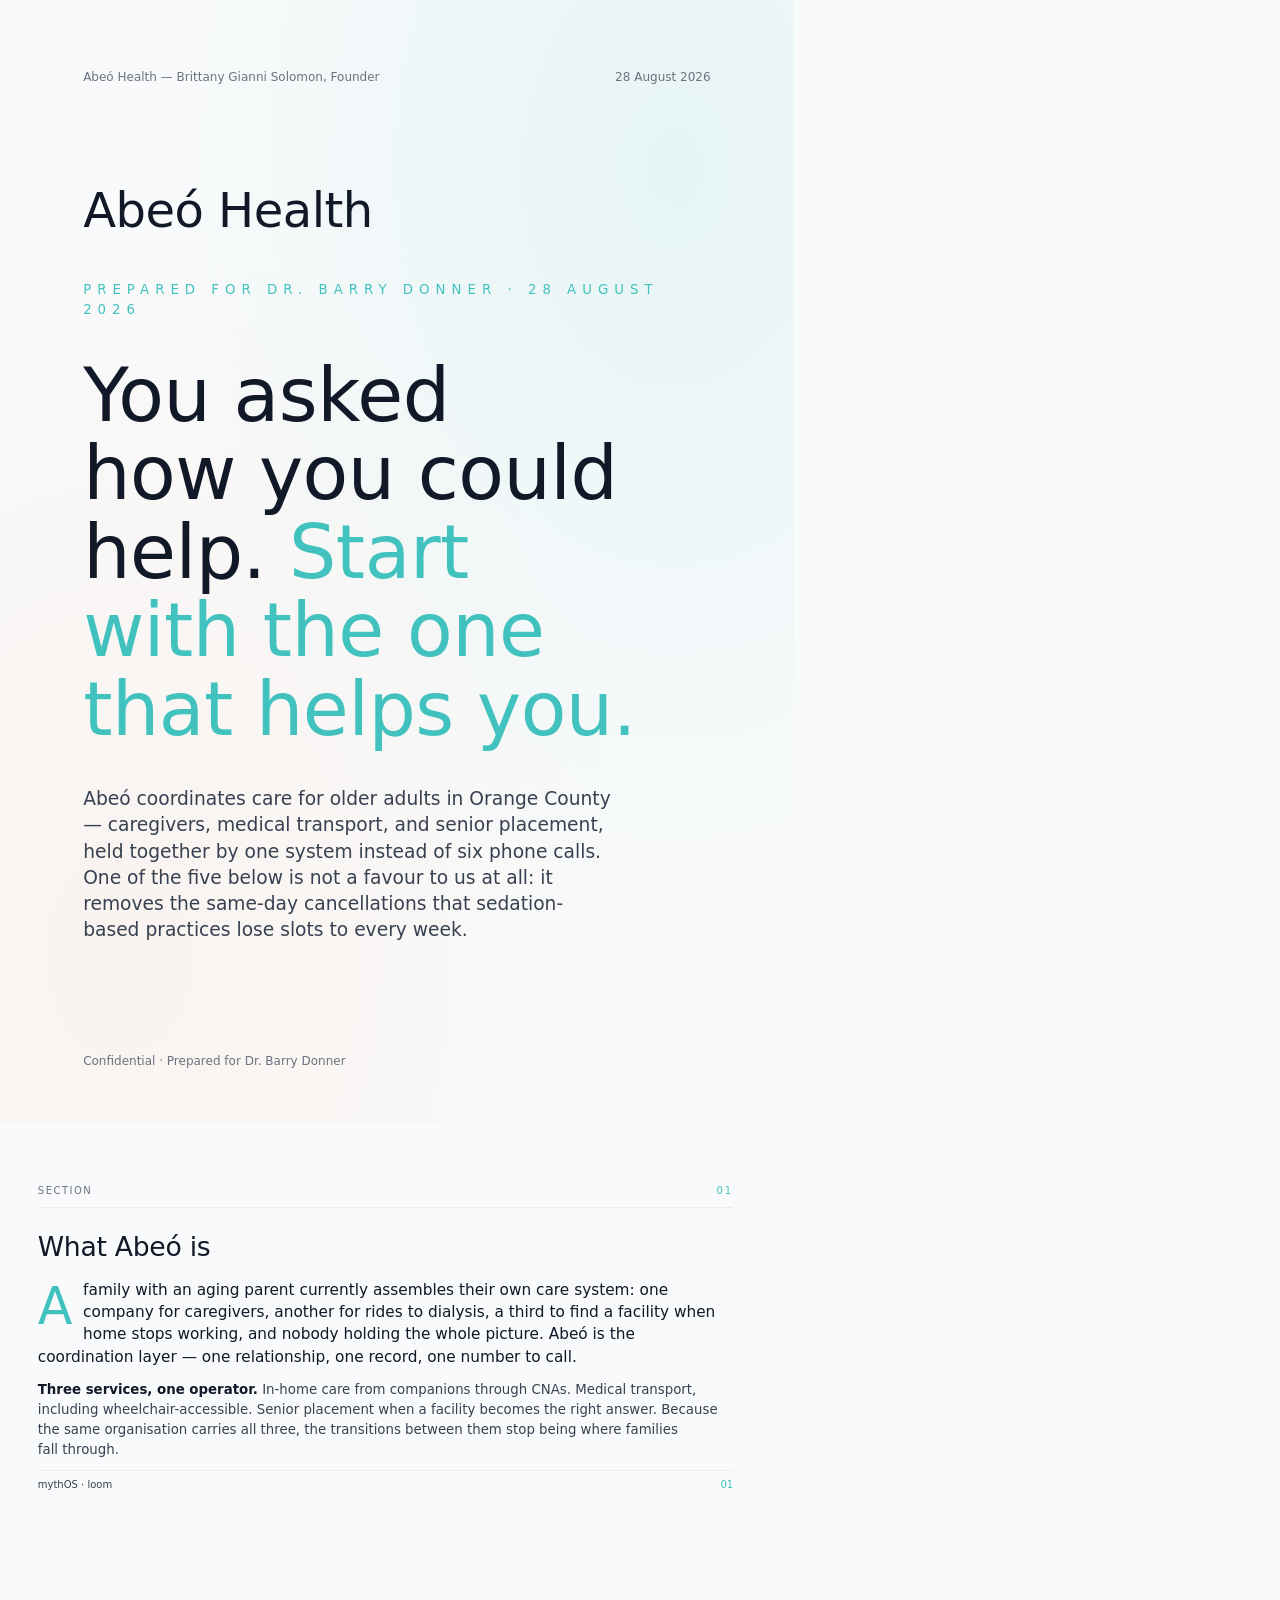
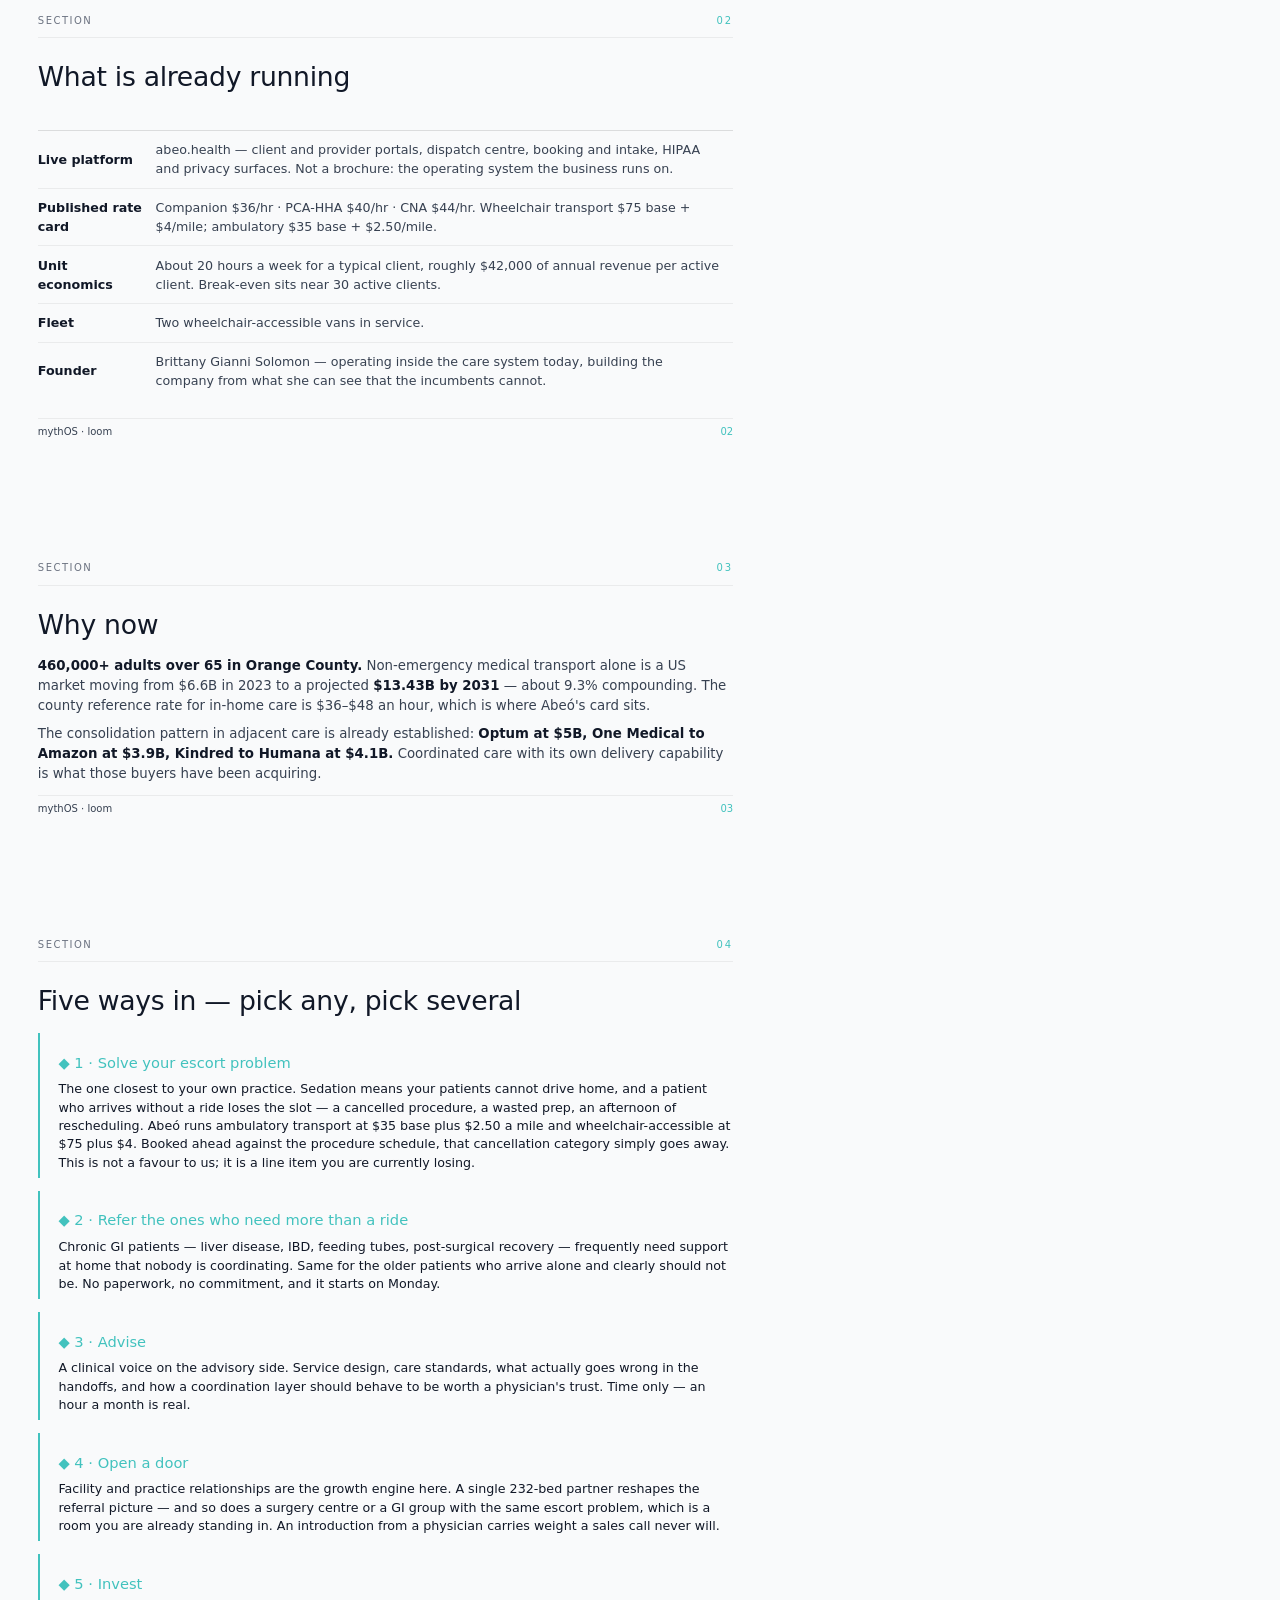
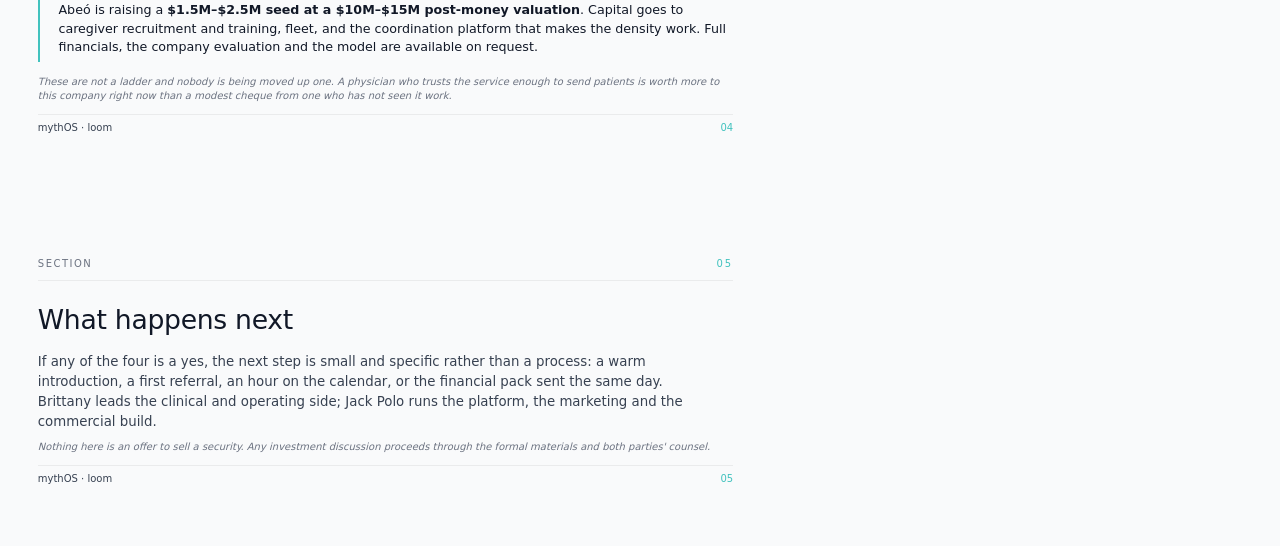
<file: 1c58a6b4469b/index.html>
<!DOCTYPE html>
<html lang="en">
<head>
<meta charset="UTF-8">
<title>Abeó Health — Five Ways In</title>
<style>


:root {
    --bg: #f9fafb;
    --bg-panel: #ffffff;
    --bg-panel-accent: rgba(66, 194, 190, 0.06);
    --text: #111827;
    --text-dim: #374151;
    --text-dimmer: #6b7280;
    --text-dimmest: rgba(17, 24, 39, 0.25);
    --accent: #42C2BE;
    --accent-glow: rgba(66, 194, 190, 0.25);
    --accent-dim: rgba(66, 194, 190, 0.10);
    --secondary: #FF8A34;
    --status-success: #4ade80;
    --status-warning: #fbbf24;
    --status-error: #f87171;
    --status-info: #60a5fa;
    --border: rgba(0, 0, 0, 0.06);
    --border-strong: rgba(0, 0, 0, 0.12);
    --font-display: 'Nunito', system-ui, -apple-system, sans-serif;
    --font-body: 'Nunito', system-ui, -apple-system, sans-serif;
    --font-brand: 'Nunito', system-ui, -apple-system, sans-serif;
}

* { margin: 0; padding: 0; box-sizing: border-box; }

html, body {
    background: var(--bg);
    color: var(--text);
    font-family: var(--font-body);
    font-weight: 400;
    font-size: 10pt;
    line-height: 1.5;
    -webkit-print-color-adjust: exact;
    print-color-adjust: exact;
    /* Better serif rendering on dark backgrounds */
    -webkit-font-smoothing: antialiased;
    -moz-osx-font-smoothing: grayscale;
    text-rendering: optimizeLegibility;
}


@page {
    /* Use explicit mm dimensions instead of named size keyword.
       Chrome's named-size handling can produce slightly smaller
       printable areas than the literal page dimensions, leaving
       gaps at right/bottom edges. Explicit mm forces full bleed. */
    size: 210mm 297mm;
    margin: 0;
}

.page {
    width: 210mm;
    padding: 16mm 16mm 16mm 16mm;
    /* Each section starts on a fresh page (page-break-before: always)
       — never orphaned at the bottom of the prior page. Content within
       the section CAN break across page boundaries naturally
       (page-break-inside NOT avoid on .page itself; tables/callouts
       still keep their own atomicity below). This keeps section
       openings clean and visually anchored while allowing long
       sections to spill content naturally. */
    page-break-before: always;
    page-break-after: auto;
    position: relative;
    box-sizing: border-box;
    margin-bottom: 0;
}

/* First content section can flow right after cover; cover keeps standalone */
.page.cover { page-break-after: always; min-height: 287mm; margin-bottom: 0; }
.page:last-child { page-break-after: auto; margin-bottom: 0; }
/* Section opener stays together — heading + eyebrow + first content block.
   Prevents the heading-orphaned-with-empty-body pattern at page tops. */
.page > .page-header,
.page > .section-eyebrow,
.page > h1.section,
.page > h1.section-heading {
    page-break-after: avoid;
    break-after: avoid;
}

/* Prevent orphaned headings / table rows */
h1, h2, h3 { page-break-after: avoid; break-after: avoid; }
table, .callout, .chart-wrap, .ask-table, .kpi-strip,
.pullquote, .channel-bars, .rule-grid, .boundary-table, .kpi {
    page-break-inside: avoid;
    break-inside: avoid;
}
tr { page-break-inside: avoid; break-inside: avoid; }


/* Red rule at left of content pages. The previous design used
   margin-left:18mm to indent the page from the document edge — but
   the page was still 210mm wide, producing a 228mm horizontal
   footprint that overflowed A4 by 18mm and misaligned content with
   the cover. Drop margin-left; keep width:210mm. The red rule now
   sits at the page edge, content pages and cover share the same
   horizontal extents (0..210mm), and screenshots/exports stay
   in-page-bounds. padding-left provides the visual breathing room
   inside the rule. */
.page:not(.cover) {
    padding-left: 10mm;
    padding-right: 16mm;
}

/* Page header — kept uppercase for runner-style nav (semantic micro-label) */
.page-header {
    display: flex;
    justify-content: space-between;
    align-items: center;
    border-bottom: 1px solid var(--border);
    padding-bottom: 7pt;
    margin-bottom: 18pt;
    font-size: 7.5pt;
    letter-spacing: 1.5px;
    text-transform: uppercase;
    color: var(--text-dimmer);
    font-weight: 400;
}
.page-header .mark {
    color: var(--accent);
    font-weight: 500;
    font-family: var(--font-display);
    letter-spacing: 2px;
}

/* Cycle 26 design rule: page-bottom footer with build-attestation
   (PILLAR 03 made visible — substrate composes its own evidence). */
.page-footer {
    display: flex;
    justify-content: space-between;
    align-items: center;
    border-top: 1px solid var(--border);
    padding-top: 4pt;
    margin-top: 8pt;
    page-break-before: avoid;
    break-before: avoid;
    font-family: var(--font-display);
    font-size: 7.5pt;
    color: var(--text-dimmer);
    font-weight: 400;
}
.page-footer-brand { color: var(--text-dim); }
.page-footer-mark { color: var(--accent); font-weight: 500; }

/* Cover — explicit A4 box. width/height/min-height all redundantly
   set to defeat any Chrome print quirk that previously rendered the
   cover at ~83%×87% of A4. */
.cover {
    display: flex;
    flex-direction: column;
    justify-content: space-between;
    /* padding 18mm top, 22mm sides, 14mm bottom — content was sitting
       too far above the page edge with the original 24mm symmetric
       vertical padding (cover-bottom anchored 24mm above page bottom).
       Tighter bottom padding pulls the running footer line closer to
       the page edge, gradient extends visibly to the bottom. */
    padding: 18mm 22mm 14mm 22mm;
    box-sizing: border-box;
    width: 210mm;
    min-width: 210mm;
    height: 297mm;
    min-height: 297mm;
    margin: 0;
    background:
        radial-gradient(ellipse at 85% 15%, rgba(66,194,190,0.1), transparent 55%),
        radial-gradient(ellipse at 15% 85%, rgba(255,138,52,0.06), transparent 55%),
        #f9fafb;
}
.cover::before { display: none; }
.cover > * { position: relative; z-index: 1; }

.cover-top {
    display: flex; justify-content: space-between; align-items: flex-start;
    font-family: var(--font-display); font-size: 9pt;
    color: var(--text-dimmer); font-weight: 400;
    /* Cycle 23: was uppercase letterspaced — now editorial top-runner */
}

.cover-center { display: flex; flex-direction: column; gap: 28pt; }

/* Brand lockup on cover (Cycle 38 — mark + wordmark side-by-side).
   When both present, render as horizontal lockup (logo + wordmark form
   single identity unit). Eyebrow runs as separate line below the lockup. */
.cover-lockup {
    display: flex; align-items: center; gap: 12pt;
    margin-bottom: 6pt;
}
.cover-mark {
    width: 44pt; height: 44pt; flex-shrink: 0;
}
.cover-mark svg { width: 100%; height: 100%; display: block; }
.cover-wordmark {
    font-family: var(--font-brand);
    font-size: 36pt; line-height: 1; font-weight: 400;
    letter-spacing: -0.5px; color: var(--text);
    /* Preserves canonical capitalization (e.g. "mythOS") — no text-transform */
}
.cover-wordmark .accent { color: var(--accent); }

.cover-eyebrow {
    font-family: var(--font-display); font-size: 10pt;
    letter-spacing: 6px; text-transform: uppercase; color: var(--accent);
    font-weight: 400;
}

/* Brand-mark span — preserves canonical capitalization (e.g. mythOS) inside
   uppercase-styled contexts. Always render brand wordmarks via this class
   so text-transform/letter-spacing don't break the canon spelling. */
.brand-mark {
    text-transform: none !important;
    letter-spacing: normal !important;
    font-family: var(--font-brand, var(--font-display)) !important;
}

.cover-title {
    font-family: var(--font-display); font-size: 56pt; line-height: 1.05;
    letter-spacing: -0.5px; font-weight: 400; color: var(--text);
    text-wrap: balance;
    /* No uppercase — cover-eyebrow is the only uppercase on cover (Cycle 23) */
}
.cover-title .accent { color: var(--accent); }
.cover-title .glow { text-shadow: 0 0 30pt rgba(66, 194, 190, 0.25); }

.cover-sub {
    font-size: 14pt; color: var(--text-dim); font-weight: 300;
    max-width: 140mm; line-height: 1.4;
    text-wrap: pretty;
}

/* Cycle 47: vertical-stacked editorial-block (was 2x2 grid — felt form-y).
   Each row is a label + value with hairline separator. Reads as masthead
   credits, not a form to fill out. */
.cover-meta {
    display: flex; flex-direction: column;
    padding-top: 22pt;
    border-top: 1px solid var(--border-strong); font-size: 10pt;
}
.cover-meta > div {
    display: grid; grid-template-columns: 70mm 1fr;
    align-items: baseline;
    padding: 9pt 0;
    border-bottom: 1px solid var(--border);
}
.cover-meta > div:last-child { border-bottom: none; }
.cover-meta dt {
    font-family: var(--font-display);
    color: var(--text-dimmer); font-weight: 400;
    font-size: 8.5pt; letter-spacing: 1.5px; text-transform: uppercase;
    /* uppercase here = semantic micro-label (one of the 4 surfaces with
       intentional uppercase per Cycle 23 policy) */
}
.cover-meta dd { color: var(--text); font-weight: 400; font-size: 11pt; }

.cover-bottom {
    display: flex; justify-content: space-between; align-items: flex-end;
    font-family: var(--font-display); font-size: 9pt;
    color: var(--text-dimmer);
    /* Cycle 23: was uppercase letterspaced — now editorial footer-runner */
}

/* Section headings — Cycle 23: sentence case (was uppercase tier #2)
   Cycle 29: text-wrap: balance prevents orphan/widow lines (Chrome 114+,
   Safari 17.5+, Firefox 121+ — all printers shipping today). */
h1.section {
    font-family: var(--font-display); font-size: 20pt;
    font-weight: 500; line-height: 1.15; letter-spacing: -0.3px;
    margin-bottom: 8pt; color: var(--text);
    text-wrap: balance;
}
h1.section .accent { color: var(--accent); font-weight: 400; }

.section-eyebrow {
    font-family: var(--font-display); font-size: 8pt;
    letter-spacing: 5px; text-transform: uppercase; color: var(--accent);
    font-weight: 400; margin-bottom: 6pt;
}

h2.sub {
    font-family: var(--font-display); font-size: 12pt; font-weight: 500;
    /* margin-top + padding-top combo: margin collapses with previous
       block's margin-bottom in normal flow (no double-counting),
       padding survives the page-break overflow case (where margin
       collapses to 0 because heading lands at top of a fresh page).
       Larger padding-top (14pt) ensures meaningful breathing room
       on overflow pages without inflating normal-flow spacing too
       much (margin-bottom of preceding block dominates the merge). */
    margin-top: 4pt;
    padding-top: 14pt;
    margin-bottom: 6pt;
    color: var(--text);
    letter-spacing: -0.2px;
    text-wrap: balance;
}

h3.mini {
    font-family: var(--font-display); font-size: 12.5pt; font-weight: 600;
    color: var(--text); font-style: normal;
    margin: 0 0 8pt; padding-bottom: 6pt;
    border-bottom: 1px solid var(--border);
    line-height: 1.25; letter-spacing: -0.2px;
}
/* Pillar-style cards: lead identifier (PILLAR 01) becomes a small accent
   eyebrow above the heading body so the headline lands as a sentence
   instead of a label. Wraps "PILLAR NN · " automatically via .col-card-eyebrow. */
.col-card .col-card-eyebrow {
    display: block;
    font-size: 7.5pt; letter-spacing: 1.8px; text-transform: uppercase;
    color: var(--accent); font-weight: 600;
    margin-bottom: 4pt;
}
.col-card .col-card-eyebrow + .col-card-headline {
    display: block; color: var(--text); font-weight: 600;
    font-size: 13pt; line-height: 1.2; letter-spacing: -0.2px;
}

p { margin-bottom: 6pt; color: var(--text-dim); font-weight: 400; text-wrap: pretty; }
p.lede {
    color: var(--text); font-size: 11.5pt; font-weight: 400;
    line-height: 1.45; margin-bottom: 9pt;
    text-wrap: pretty;
}
/* Tighter table cells for content-dense pages */
table td, table th { padding: 5pt 8pt; font-size: 9.5pt; line-height: 1.4; }
/* Tighter section heading margin so more body fits per page */
h1.section { margin-bottom: 12pt; }
h2.sub { margin-top: 12pt; margin-bottom: 6pt; }
/* Emotional/editorial emphasis — strong = gravity, em = voice. Both
   tightened so emphasis lands instead of slumping into body color. */
p em, li em, td em { font-style: italic; color: var(--text); font-weight: 400; }
p strong em, p em strong { color: var(--accent); font-style: italic; font-weight: 500; }
/* Drop cap on the FIRST lede paragraph in each section (editorial-brief convention) */
.section-eyebrow + h1.section + p.lede::first-letter,
h1.section + p.lede::first-letter {
    font-family: var(--font-display); font-size: 38pt;
    float: left; line-height: 0.9; padding: 4pt 8pt 0 0;
    color: var(--accent); font-weight: 400;
}
p strong, .white, td strong, li strong { color: var(--text); font-weight: 600; }

/* KPI strip — Cycle 23: editorial-data-block style, not startup-deck-hero-card.
   Hairline rules between items, no card backgrounds, sentence-case labels,
   data-font (Monaspace Radon) for numbers per brief-format three-voice cast. */
.kpi-strip {
    display: grid; grid-template-columns: repeat(4, 1fr);
    gap: 0; margin: 14pt 0 16pt;
    border-top: 1px solid var(--border-strong);
    border-bottom: 1px solid var(--border-strong);
}
.kpi {
    padding: 12pt 16pt;
    border-right: 1px solid var(--border);
}
.kpi:first-child { padding-left: 0; }
.kpi:last-child { padding-right: 0; border-right: none; }
.kpi-label {
    font-size: 8pt; color: var(--text-dim);
    margin-bottom: 6pt; font-weight: 600;
    text-transform: uppercase; letter-spacing: 1.2px;
}
.kpi-value {
    font-family: 'Monaspace Radon', 'Monaspace Argon', var(--font-display);
    font-size: 26pt; color: var(--text); font-weight: 500; line-height: 1;
    letter-spacing: -0.8px;
}
.kpi-value.accent { color: var(--accent); }
.kpi-sub {
    font-size: 8.5pt; color: var(--text-dimmer);
    margin-top: 7pt; font-weight: 400; line-height: 1.45;
}

/* Tables — Cycle 23: editorial style, sentence-case headers, refined leading */
table {
    width: 100%; border-collapse: collapse;
    margin: 12pt 0 14pt; font-size: 10pt;
}
thead th {
    text-align: left; font-family: var(--font-display);
    font-size: 9.5pt; color: var(--text); padding: 8pt 10pt 8pt 0;
    border-bottom: 1px solid var(--border-strong); font-weight: 500;
    /* Cycle 23: was uppercase letterspaced — now sentence case display font */
}
thead th.num, td.num { text-align: right; }
tbody td {
    padding: 7pt 8pt 7pt 0;
    border-bottom: 1px solid var(--border);
    color: var(--text-dim); font-weight: 400;
    line-height: 1.5;
}
/* Cycle 26 design rule: subtle zebra-stripe for dense-table legibility */
tbody tr:nth-child(even) td {
    background: rgba(255, 255, 255, 0.015);
}
tbody tr:last-child td { border-bottom: none; }
tbody td .white { color: var(--text); font-weight: 500; }
tbody tr.total td {
    color: var(--text); font-weight: 600;
    border-top: 1px solid var(--border-strong);
    border-bottom: none; padding-top: 7pt;
}
tbody tr.total td.num {
    color: var(--accent); font-size: 10.5pt;
    font-family: var(--font-display);
}
tbody tr.highlight td {
    background: var(--accent-dim); color: var(--text);
}
tbody tr.highlight td.num { color: var(--accent); font-weight: 600; }

/* Callout — Cycle 23: editorial sidebar style, sentence-case title, no card chrome */
.callout {
    border-left: 2px solid var(--accent);
    /* padding-top:14pt survives page-break overflow (where margin-top
       would collapse to 0 because the callout lands at the top of a
       fresh print page); margin-top handles normal-flow inter-block
       spacing via collapse with preceding margin-bottom. */
    padding: 14pt 0 4pt 14pt;
    margin: 6pt 0 10pt 0;
}
.callout .title {
    font-family: var(--font-display); font-size: 11pt;
    color: var(--accent); margin-bottom: 5pt; font-weight: 500;
    /* Cycle 23: was uppercase letterspaced "DECK CALLOUT" — now editorial sidebar heading */
}
.callout p {
    margin-bottom: 0; color: var(--text); font-weight: 400;
    font-size: 9.5pt; line-height: 1.45;
}
.callout p + p { margin-top: 6pt; }

/* Pullquote — Cycle 23: editorial-grade, sentence case, larger, more breathing room */
.pullquote {
    font-family: var(--font-display); font-size: 18pt;
    font-weight: 400; line-height: 1.35; letter-spacing: -0.3px;
    color: var(--text);
    border-left: 3px solid var(--accent);
    padding: 6pt 0 6pt 16pt; margin: 18pt 0; max-width: 90%;
    text-wrap: balance;
    /* Cycle 23: was uppercase 14pt — now sentence case 18pt for proclaim-not-shout
       Cycle 29: text-wrap: balance prevents widow/orphan lines */
}
.pullquote.small { font-size: 14pt; }
.pullquote .em { color: var(--accent); font-style: italic; }

/* Emotional inflection (Cycle 39 — italic body emphasis paired with accent
   color when used in regular prose; subtle .feeling class for tonal shifts). */
p .em, p.lede .em, .callout .em {
    font-style: italic; color: var(--accent); font-weight: 500;
}
.feeling {
    font-style: italic; color: var(--text);
}

/* Channel bars */
.channel-bars { display: flex; flex-direction: column; gap: 5pt; margin: 6pt 0; }
.channel-bar {
    display: grid; grid-template-columns: 55mm 1fr 18mm;
    gap: 8pt; align-items: center; font-size: 8.5pt;
}
.channel-name { color: var(--text-dim); font-weight: 400; }
.channel-name.dim { color: var(--text-dimmer); }
.channel-track {
    height: 10pt; background: var(--bg-panel);
    border: 1px solid var(--border); position: relative; overflow: hidden;
}
.channel-fill {
    height: 100%;
    background: linear-gradient(90deg, var(--accent) 0%, rgba(66,194,190,0.7) 100%);
}
.channel-fill.dim {
    background: var(--text-dimmer);
}
.channel-pct {
    text-align: right; color: var(--text);
    font-weight: 500; font-size: 8.5pt;
}
.channel-pct.dim { color: var(--text-dimmer); }

/* Chart */
.chart-wrap {
    background: var(--bg-panel); border: 1px solid var(--border);
    padding: 10pt 12pt; margin: 8pt 0; border-radius: 2pt;
}
.chart-title {
    font-family: var(--font-display); font-size: 10pt;
    color: var(--text-dim); margin-bottom: 6pt; font-weight: 500;
    /* Cycle 23: was uppercase letterspaced — now sentence case display */
}
.chart-legend {
    display: flex; gap: 14pt; margin-top: 5pt;
    font-size: 7.5pt; color: var(--text-dim); justify-content: center;
    flex-wrap: wrap;
}
.legend-dot {
    display: inline-block; width: 8pt; height: 8pt;
    border-radius: 50%; vertical-align: middle; margin-right: 4pt;
}

/* Loom media image */
.media-image {
    margin: 10pt 0 12pt;
    break-inside: avoid;
}
.media-image-frame {
    border: 1px solid var(--border);
    background: var(--bg-panel);
    border-radius: 3pt;
    overflow: hidden;
}
.media-image.frame-plain .media-image-frame {
    border: none;
    background: transparent;
}
.media-image.frame-bleed {
    margin-left: -10mm;
    margin-right: -16mm;
}
.media-image img {
    display: block;
    width: 100%;
    height: auto;
}
.media-image-placeholder {
    min-height: 72mm;
    display: grid;
    place-items: center;
    padding: 14pt;
    color: var(--text-dim);
    font-size: 8.5pt;
    text-align: center;
}
.media-image-caption {
    margin-top: 5pt;
    color: var(--text-dim);
    font-size: 8pt;
    line-height: 1.35;
}
.media-image-receipt {
    display: block;
    margin-top: 3pt;
    color: var(--text-dimmer);
    font-size: 7pt;
    font-family: var(--font-display);
}

/* Ask table */
.ask-table {
    background: var(--bg-panel); border: 1px solid var(--border-strong);
    padding: 0; margin: 10pt 0; border-radius: 2pt; overflow: hidden;
}
.ask-row {
    display: grid; grid-template-columns: 14mm 1fr auto;
    grid-column-gap: 10pt;
    padding: 10pt 14pt; border-bottom: 1px solid var(--border);
    align-items: center;
}
.ask-row:last-child { border-bottom: none; }
.ask-num {
    font-family: var(--font-display); font-size: 20pt;
    color: var(--accent); font-weight: 400; line-height: 1;
}
.ask-label { color: var(--text); font-size: 10pt; font-weight: 400; }
.ask-label .dim {
    color: var(--text-dimmer); display: block;
    font-size: 8pt; margin-top: 2pt; font-weight: 300; line-height: 1.35;
}
.ask-pill {
    justify-self: end; font-family: var(--font-display);
    font-size: 7.5pt; color: var(--accent); font-weight: 500;
    /* Cycle 34: editorial pill — accent-tinted bg, thin border, capsule
       rounded corners. */
    background: var(--accent-dim);
    border: 1px solid var(--accent);
    padding: 3pt 9pt;
    border-radius: 999pt;
    letter-spacing: 0.05em;
    text-transform: uppercase;
    white-space: nowrap;
    font-size: 7pt;
    letter-spacing: 1.5px;
    line-height: 1.4;
    white-space: nowrap;
}

/* Columns */
.two-col { display: grid; grid-template-columns: 1fr 1fr; gap: 12pt; }
.three-col { display: grid; grid-template-columns: 1fr 1fr 1fr; gap: 9pt; }
.four-col { display: grid; grid-template-columns: 1fr 1fr 1fr 1fr; gap: 7pt; }

.col-card {
    background: var(--bg-panel); border: 1px solid var(--border);
    padding: 12pt 13pt; border-radius: 3pt;
    position: relative;
}
.col-card ul.bare { font-size: 9pt; line-height: 1.4; }
.col-card ul.bare li { margin-bottom: 3pt; }
.col-card.accent {
    background: var(--accent-dim); border-color: var(--accent);
}
.col-card p { color: var(--text); font-size: 9.5pt; line-height: 1.5; }

/* Pillar variant — distinct treatment from default col-card. Top-stripe
   accent + accent-colored eyebrow so pillar columns read as labeled
   claims. Default .col-card (founders) has NO accent stroke — recovers
   horizontal text width per creator's May 23 evening direction. */
.col-card.pillar {
    border-top: 2pt solid var(--accent);
    padding-top: 11pt;
}
.col-card.pillar .col-card-eyebrow {
    color: var(--accent);
    letter-spacing: 0.08em;
}

.note {
    font-size: 7.5pt; color: var(--text-dimmer);
    font-style: italic; margin-top: 6pt; font-weight: 300; line-height: 1.4;
}

/* Status pills — semantic color coding (success/warning/error/info)
   Use inline as <span class="status status-success">live</span> in table
   cells. Each color has ONE meaning per design canon. */
.status {
    display: inline-block;
    font-size: 7.5pt; font-weight: 600;
    padding: 2pt 7pt; border-radius: 999pt;
    letter-spacing: 0.6px; text-transform: uppercase;
    line-height: 1.3; white-space: nowrap;
}
.status-success { color: var(--status-success); background: rgba(74, 222, 128, 0.12); border: 1px solid rgba(74, 222, 128, 0.3); }
.status-warning { color: var(--status-warning); background: rgba(251, 191, 36, 0.12); border: 1px solid rgba(251, 191, 36, 0.3); }
.status-error   { color: var(--status-error);   background: rgba(248, 113, 113, 0.12); border: 1px solid rgba(248, 113, 113, 0.3); }
.status-info    { color: var(--status-info);    background: rgba(96, 165, 250, 0.12); border: 1px solid rgba(96, 165, 250, 0.3); }

ul { font-size: 9pt; }
ul.bare { list-style: none; padding: 0; color: var(--text-dim); font-weight: 300; }
ul.bare li { padding: 4pt 0; border-bottom: 1px solid var(--border); }
ul.bare li:last-child { border-bottom: none; }

.confidentiality {
    text-align: center; font-size: 8pt; letter-spacing: 4px;
    text-transform: uppercase; color: var(--text-dimmer); margin-top: 20pt;
}


</style>
</head>
<body>
<section class="page cover">
  <div class="cover-top">
    <span>Abeó Health — Brittany Gianni Solomon, Founder</span>
    <span>28 August 2026</span>
  </div>
  <div class="cover-center">
    <div class="cover-lockup">
      <div class="cover-wordmark">Abeó Health</div>
    </div>
    <div class="cover-eyebrow">Prepared for Dr. Barry Donner · 28 August 2026</div>
    <h1 class="cover-title">You asked how you could help. <span class="accent">Start with the one that helps you.</span></h1>
    <p class="cover-sub">Abeó coordinates care for older adults in Orange County — caregivers, medical transport, and senior placement, held together by one system instead of six phone calls. One of the five below is not a favour to us at all: it removes the same-day cancellations that sedation-based practices lose slots to every week.</p>
  </div>
  <div class="cover-bottom">
    <span>Confidential · Prepared for Dr. Barry Donner</span>
    <span class="mark"></span>
  </div>
</section>

<section class="page">
  <div class="page-header">
    <span>section</span>
    <span class="mark">01</span>
  </div>
  <h1 class="section">What Abeó is</h1>
<p class="lede">A family with an aging parent currently assembles their own care system: one company for caregivers, another for rides to dialysis, a third to find a facility when home stops working, and nobody holding the whole picture. Abeó is the coordination layer — one relationship, one record, one number to call.</p>
<p><strong>Three services, one operator.</strong> In-home care from companions through CNAs. Medical transport, including wheelchair-accessible. Senior placement when a facility becomes the right answer. Because the same organisation carries all three, the transitions between them stop being where families fall through.</p>
  <div class="page-footer">
    <span class="page-footer-brand"><span class="brand-mark">mythOS</span> · loom</span>
    <span class="page-footer-mark">01</span>
  </div>
</section>

<section class="page">
  <div class="page-header">
    <span>section</span>
    <span class="mark">02</span>
  </div>
  <h1 class="section">What is already running</h1>
<table>
<thead><tr>
<th></th>
<th></th>
</tr></thead>
<tbody>
<tr>
<td><strong>Live platform</strong></td>
<td>abeo.health — client and provider portals, dispatch centre, booking and intake, HIPAA and privacy surfaces. Not a brochure: the operating system the business runs on.</td>
</tr>
<tr>
<td><strong>Published rate card</strong></td>
<td>Companion $36/hr · PCA-HHA $40/hr · CNA $44/hr. Wheelchair transport $75 base + $4/mile; ambulatory $35 base + $2.50/mile.</td>
</tr>
<tr>
<td><strong>Unit economics</strong></td>
<td>About 20 hours a week for a typical client, roughly $42,000 of annual revenue per active client. Break-even sits near 30 active clients.</td>
</tr>
<tr>
<td><strong>Fleet</strong></td>
<td>Two wheelchair-accessible vans in service.</td>
</tr>
<tr>
<td><strong>Founder</strong></td>
<td>Brittany Gianni Solomon — operating inside the care system today, building the company from what she can see that the incumbents cannot.</td>
</tr>
</tbody></table>
  <div class="page-footer">
    <span class="page-footer-brand"><span class="brand-mark">mythOS</span> · loom</span>
    <span class="page-footer-mark">02</span>
  </div>
</section>

<section class="page">
  <div class="page-header">
    <span>section</span>
    <span class="mark">03</span>
  </div>
  <h1 class="section">Why now</h1>
<p><strong>460,000+ adults over 65 in Orange County.</strong> Non-emergency medical transport alone is a US market moving from $6.6B in 2023 to a projected <strong>$13.43B by 2031</strong> — about 9.3% compounding. The county reference rate for in-home care is $36–$48 an hour, which is where Abeó's card sits.</p>
<p>The consolidation pattern in adjacent care is already established: <strong>Optum at $5B, One Medical to Amazon at $3.9B, Kindred to Humana at $4.1B.</strong> Coordinated care with its own delivery capability is what those buyers have been acquiring.</p>
  <div class="page-footer">
    <span class="page-footer-brand"><span class="brand-mark">mythOS</span> · loom</span>
    <span class="page-footer-mark">03</span>
  </div>
</section>

<section class="page">
  <div class="page-header">
    <span>section</span>
    <span class="mark">04</span>
  </div>
  <h1 class="section">Five ways in — pick any, pick several</h1>
<div class="callout">
  <div class="title">◆ 1 · Solve your escort problem</div>
  <p>The one closest to your own practice. Sedation means your patients cannot drive home, and a patient who arrives without a ride loses the slot &mdash; a cancelled procedure, a wasted prep, an afternoon of rescheduling. Abeó runs ambulatory transport at $35 base plus $2.50 a mile and wheelchair-accessible at $75 plus $4. Booked ahead against the procedure schedule, that cancellation category simply goes away. This is not a favour to us; it is a line item you are currently losing.</p>
</div>
<div class="callout">
  <div class="title">◆ 2 · Refer the ones who need more than a ride</div>
  <p>Chronic GI patients &mdash; liver disease, IBD, feeding tubes, post-surgical recovery &mdash; frequently need support at home that nobody is coordinating. Same for the older patients who arrive alone and clearly should not be. No paperwork, no commitment, and it starts on Monday.</p>
</div>
<div class="callout">
  <div class="title">◆ 3 · Advise</div>
  <p>A clinical voice on the advisory side. Service design, care standards, what actually goes wrong in the handoffs, and how a coordination layer should behave to be worth a physician's trust. Time only — an hour a month is real.</p>
</div>
<div class="callout">
  <div class="title">◆ 4 · Open a door</div>
  <p>Facility and practice relationships are the growth engine here. A single 232-bed partner reshapes the referral picture &mdash; and so does a surgery centre or a GI group with the same escort problem, which is a room you are already standing in. An introduction from a physician carries weight a sales call never will.</p>
</div>
<div class="callout">
  <div class="title">◆ 5 · Invest</div>
  <p>Abeó is raising a <strong>$1.5M–$2.5M seed at a $10M–$15M post-money valuation</strong>. Capital goes to caregiver recruitment and training, fleet, and the coordination platform that makes the density work. Full financials, the company evaluation and the model are available on request.</p>
</div>
<p class="note">These are not a ladder and nobody is being moved up one. A physician who trusts the service enough to send patients is worth more to this company right now than a modest cheque from one who has not seen it work.</p>
  <div class="page-footer">
    <span class="page-footer-brand"><span class="brand-mark">mythOS</span> · loom</span>
    <span class="page-footer-mark">04</span>
  </div>
</section>

<section class="page">
  <div class="page-header">
    <span>section</span>
    <span class="mark">05</span>
  </div>
  <h1 class="section">What happens next</h1>
<p>If any of the four is a yes, the next step is small and specific rather than a process: a warm introduction, a first referral, an hour on the calendar, or the financial pack sent the same day. Brittany leads the clinical and operating side; Jack Polo runs the platform, the marketing and the commercial build.</p>
<p class="note">Nothing here is an offer to sell a security. Any investment discussion proceeds through the formal materials and both parties' counsel.</p>
  <div class="page-footer">
    <span class="page-footer-brand"><span class="brand-mark">mythOS</span> · loom</span>
    <span class="page-footer-mark">05</span>
  </div>
</section>
</body>
</html>
</file>
